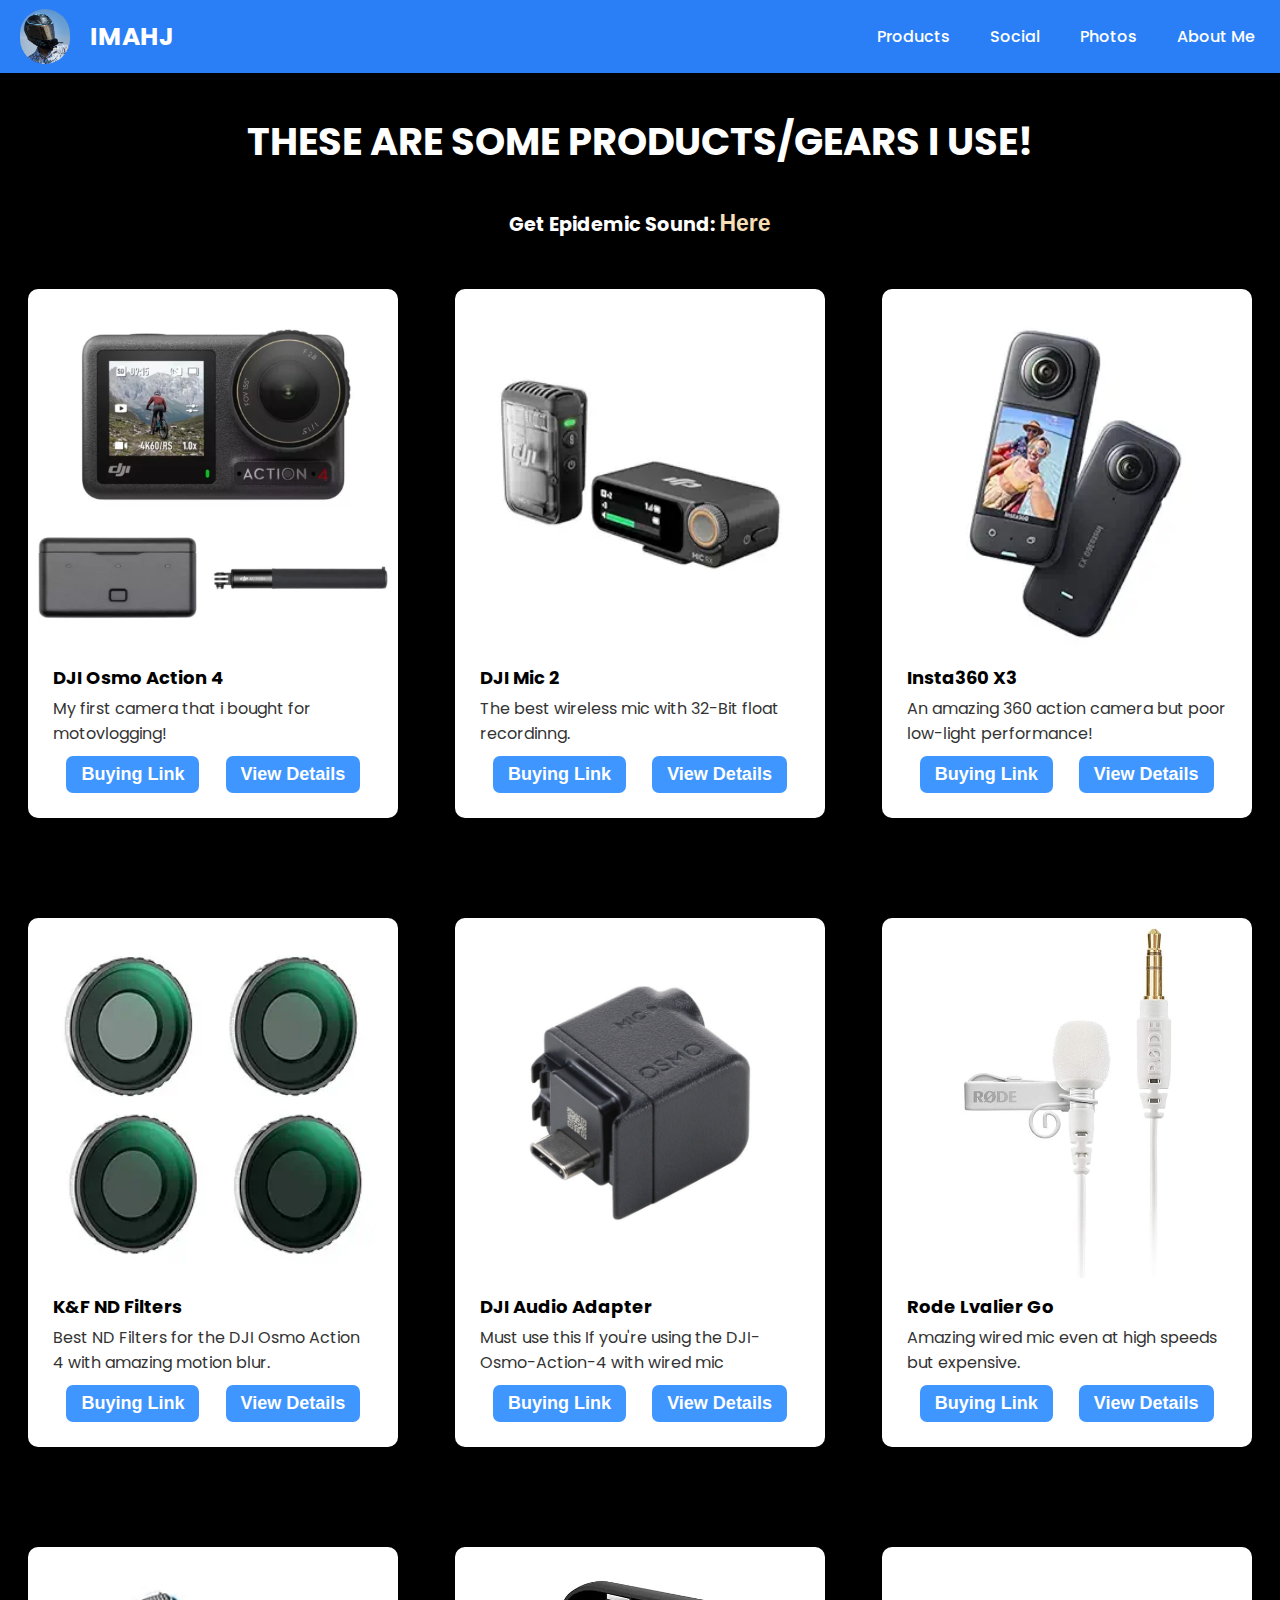
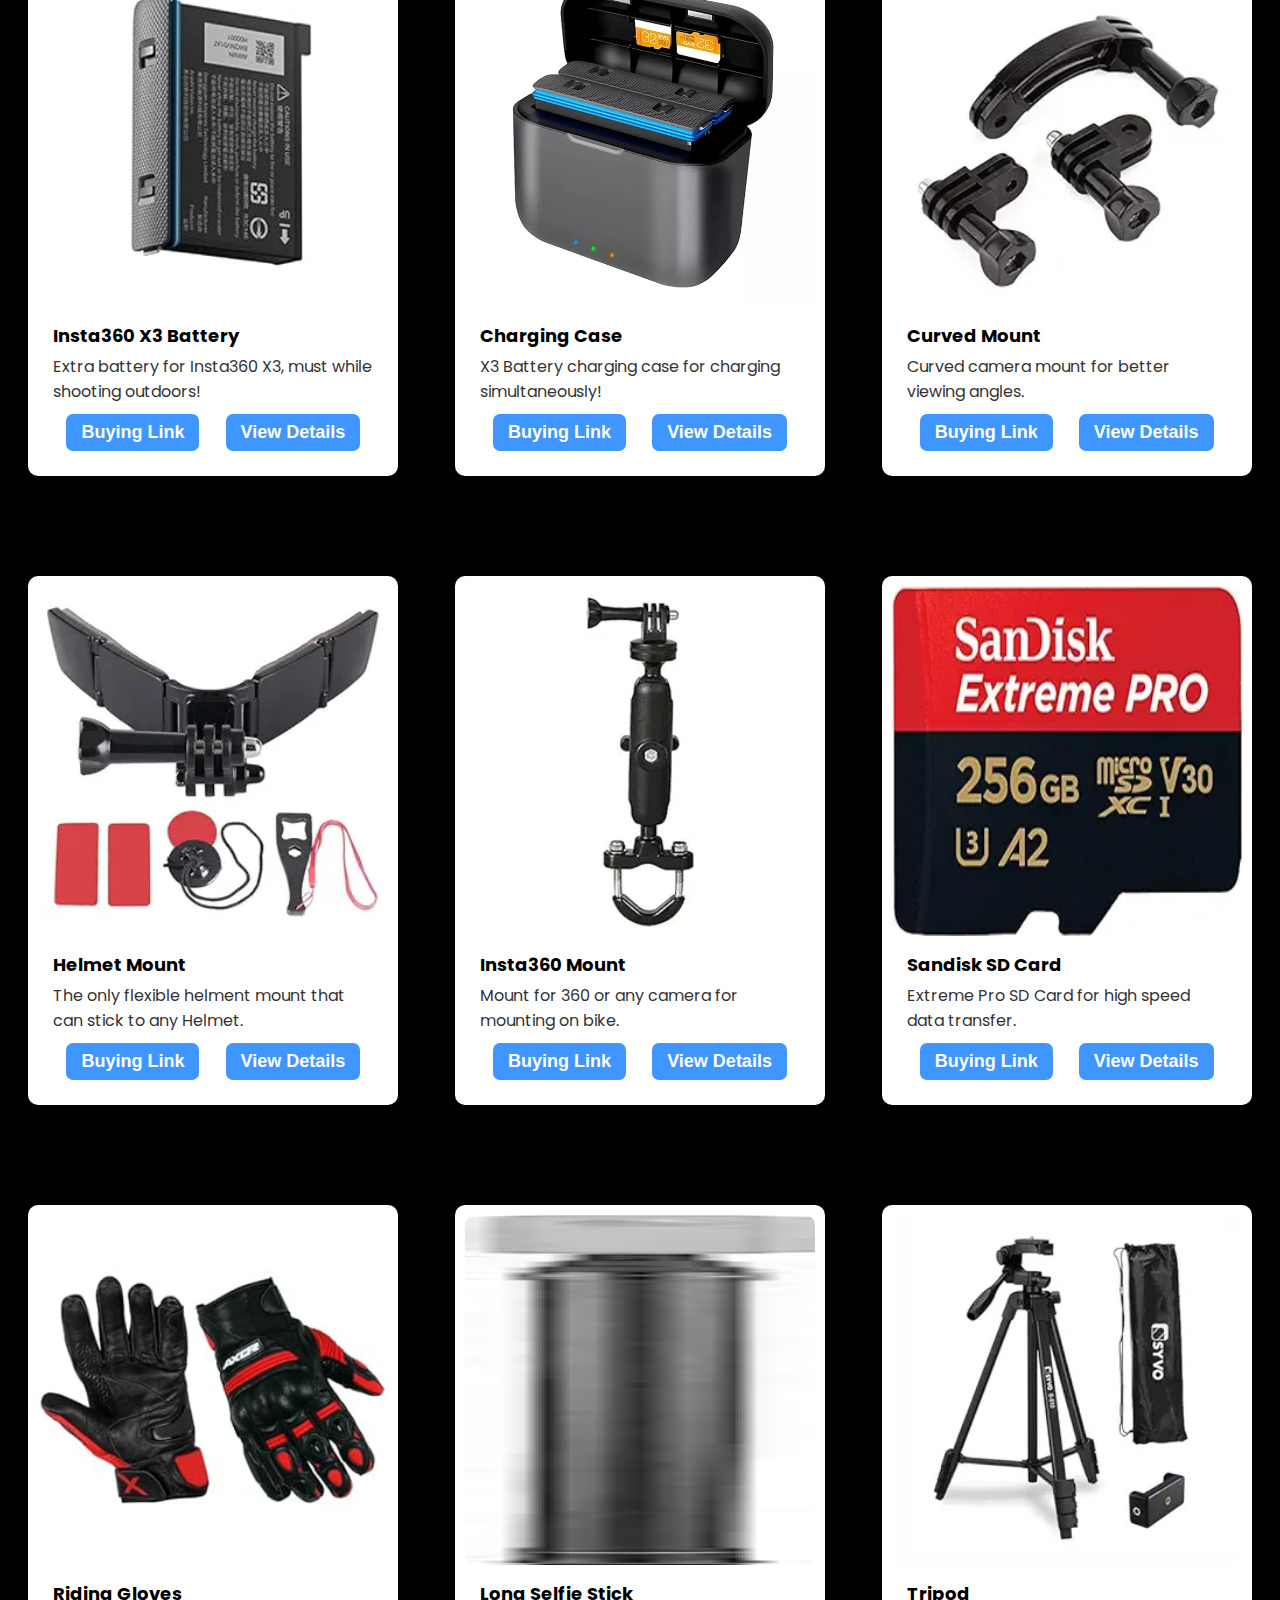
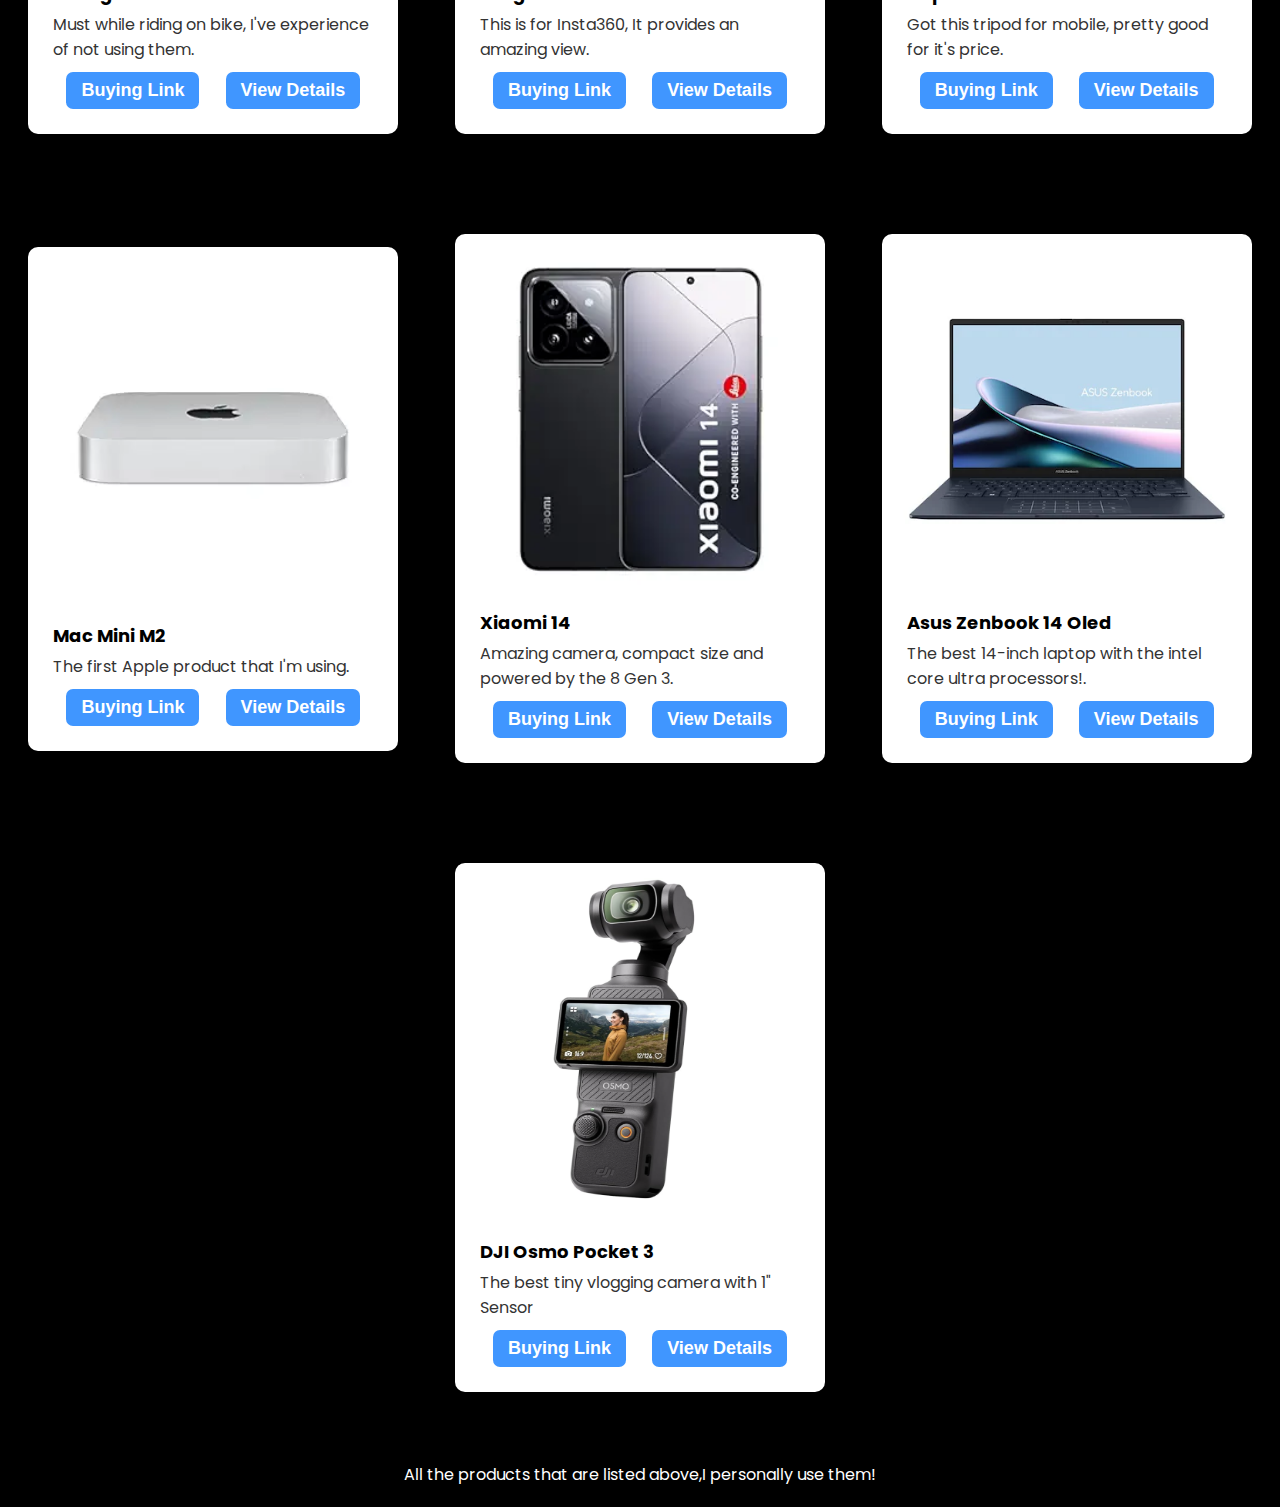
<file: products.html>
<!DOCTYPE html>
<html lang="en">
  <head>
    <meta charset="UTF-8" />
    <meta name="viewport" content="width=device-width, initial-scale=1.0" />
    <title>Products</title>
    <link rel="stylesheet" href="style.css" />
    <link rel="stylesheet" href="products.css" />
    <link rel="preconnect" href="https://fonts.googleapis.com" />
    <link rel="preconnect" href="https://fonts.gstatic.com" crossorigin />
    <link
      href="https://fonts.googleapis.com/css2?family=Poppins:ital,wght@0,100;0,200;0,300;0,400;0,500;0,600;0,700;0,800;0,900;1,100;1,200;1,300;1,400;1,500;1,600;1,700;1,800;1,900&display=swap"
      rel="stylesheet"
    />
  </head>

  <body>
    <div class="nav">
      <div class="nav1">
        <span class="logos">
          <img src="/IMG_20240401_112837.jpg" alt="" />
          <span class="logo"><a href="/index.html">IMAHJ</a></span>
        </span>
        <ul class="nav-menu">
          <li class="nav-item">
            <a class="nav-link" href="/products.html">Products</a>
          </li>
          <li class="nav-item">
            <a class="nav-link" href="/social.html">Social</a>
          </li>
          <li class="nav-item">
            <a class="nav-link" href="/photo.html">Photos</a>
          </li>
          <li class="nav-item">
            <a class="nav-link" href="/about.html">About Me</a>
          </li>
        </ul>
        <div class="hamburger">
          <span class="bar"></span>
          <span class="bar"></span>
          <span class="bar"></span>
        </div>
      </div>
    </div>

    <div class="main">
      <h1>THESE ARE SOME PRODUCTS/GEARS I USE!</h1>
    </div>
    <div class="epi">
      <span>Get Epidemic Sound:</span>
      <button><a href="https://share.epidemicsound.com/kj2wgd">Here</a></button>
    </div>
    <div class="cards">
      <div class="product-card">
        <img
          src="/Products Images/DJI-Osmo-Action-4-.webp"
          alt="Product name"
        />
        <div class="product-info">
          <h4>DJI Osmo Action 4</h4>
          <p>My first camera that i bought for motovlogging!</p>
          <div class="product-actions">
            <button>
              <a href="https://amzn.to/3TeWTGu " target="_blank">Buying Link</a>
            </button>
            <button>
              <a
                href="https://www.dji.com/global/osmo-action-4/specs"
                target="_blank"
              >
                View Details</a
              >
            </button>
          </div>
        </div>
      </div>
      <div class="product-card">
        <img src="/Products Images/DJI MIC 2.webp" alt="Product name" />
        <div class="product-info">
          <h4>DJI Mic 2</h4>
          <p>The best wireless mic with 32-Bit float recordinng.</p>
          <div class="product-actions">
            <button>
              <a href="https://amzn.to/4aLjSyc" target="_blank">Buying Link</a>
            </button>
            <button>
              <a href="https://www.dji.com/global/mic-2/specs" target="_blank"
                >View Details</a
              >
            </button>
          </div>
        </div>
      </div>
      <div class="product-card">
        <img src="/Products Images/Insta360 X3.webp" alt="Product name" />
        <div class="product-info">
          <h4>Insta360 X3</h4>
          <p>An amazing 360 action camera but poor low-light performance!</p>
          <div class="product-actions">
            <button>
              <a href="https://amzn.to/3X7bfuJ" target="_blank">Buying Link</a>
            </button>
            <button>
              <a
                href="https://www.insta360.com/product/insta360-x3#x3_specs"
                target="_blank"
              >
                View Details</a
              >
            </button>
          </div>
        </div>
      </div>
      <div class="product-card">
        <img src="/Products Images/ND Filters.webp" alt="Product name" />
        <div class="product-info">
          <h4>K&F ND Filters</h4>
          <p>
            Best ND Filters for the DJI Osmo Action 4 with amazing motion blur.
          </p>
          <div class="product-actions">
            <button>
              <a href="https://amzn.to/4aJaD1v" target="_blank">Buying Link</a>
            </button>
            <button>
              <a href="https://amzn.to/4aJaD1v" target="_blank">View Details</a>
            </button>
          </div>
        </div>
      </div>
      <div class="product-card">
        <img src="/Products Images/Audio Adapter.jpg" alt="Product name" />
        <div class="product-info">
          <h4>DJI Audio Adapter</h4>
          <p>
            Must use this If you're using the DJI-Osmo-Action-4 with wired mic
          </p>
          <div class="product-actions">
            <button>
              <a href="https://bit.ly/49H5Xty" target="_blank">Buying Link</a>
            </button>
            <button>
              <a href="https://bit.ly/49H5Xty" target="_blank">View Details</a>
            </button>
          </div>
        </div>
      </div>
      <div class="product-card">
        <img src="/Products Images/Rode MIc.jpg" alt="Product name" />
        <div class="product-info">
          <h4>Rode Lvalier Go</h4>
          <p>Amazing wired mic even at high speeds but expensive.</p>
          <div class="product-actions">
            <button>
              <a href="https://amzn.to/49WLOPw" target="_blank">Buying Link</a>
            </button>
            <button>
              <a
                href="https://rode.com/en/microphones/lavalier-wearable/lavalier-go?variant_sku=LAVGO#section-specs"
                target="_blank"
                >View Details</a
              >
            </button>
          </div>
        </div>
      </div>
      <div class="product-card">
        <img src="/Products Images/X3 Battery.jpg" alt="Product name" />
        <div class="product-info">
          <h4>Insta360 X3 Battery</h4>
          <p>Extra battery for Insta360 X3, must while shooting outdoors!</p>
          <div class="product-actions">
            <button>
              <a href="https://amzn.to/3x2Nj16" target="_blank">Buying Link</a>
            </button>
            <button>
              <a href="https://amzn.to/3x2Nj16" target="_blank">View Details</a>
            </button>
          </div>
        </div>
      </div>
      <div class="product-card">
        <img src="/Products Images/Charging case.jpg" alt="Product name" />
        <div class="product-info">
          <h4>Charging Case</h4>
          <p>X3 Battery charging case for charging simultaneously!</p>
          <div class="product-actions">
            <button>
              <a href="https://amzn.to/4e2Z0FB" target="_blank">Buying Link</a>
            </button>
            <button>
              <a href="https://amzn.to/4e2Z0FB" target="_blank">View Details</a>
            </button>
          </div>
        </div>
      </div>
      <div class="product-card">
        <img src="/Products Images/Camera Mount.webp" alt="Product name" />
        <div class="product-info">
          <h4>Curved Mount</h4>
          <p>Curved camera mount for better viewing angles.</p>
          <div class="product-actions">
            <button>
              <a href="https://amzn.to/4aUvSxL" target="_blank">Buying Link</a>
            </button>
            <button>
              <a href="https://amzn.to/4aUvSxL" target="_blank">View Details</a>
            </button>
          </div>
        </div>
      </div>
      <div class="product-card">
        <img src="/Products Images/Helmet Mount.webp" alt="Product name" />
        <div class="product-info">
          <h4>Helmet Mount</h4>
          <p>The only flexible helment mount that can stick to any Helmet.</p>
          <div class="product-actions">
            <button>
              <a href="https://amzn.to/49BOX7V " target="_blank">Buying Link</a>
            </button>
            <button>
              <a href="https://amzn.to/49BOX7V " target="_blank"
                >View Details</a
              >
            </button>
          </div>
        </div>
      </div>
      <div class="product-card">
        <img src="/Products Images/Insta mount.webp" alt="Product name" />
        <div class="product-info">
          <h4>Insta360 Mount</h4>
          <p>Mount for 360 or any camera for mounting on bike.</p>
          <div class="product-actions">
            <button>
              <a href="https://amzn.to/3R76fTe" target="_blank">Buying Link</a>
            </button>
            <button>
              <a href="https://amzn.to/3R76fTe" target="_blank">View Details</a>
            </button>
          </div>
        </div>
      </div>
      <div class="product-card">
        <img src="/Products Images/SD Card.webp" alt="Product name" />
        <div class="product-info">
          <h4>Sandisk SD Card</h4>
          <p>Extreme Pro SD Card for high speed data transfer.</p>
          <div class="product-actions">
            <button>
              <a href=" https://amzn.to/4401lfW" target="_blank">Buying Link</a>
            </button>
            <button>
              <a href=" https://amzn.to/4401lfW" target="_blank"
                >View Details</a
              >
            </button>
          </div>
        </div>
      </div>
      <div class="product-card">
        <img src="/Products Images/Riding Gloves.jpg" alt="Product name" />
        <div class="product-info">
          <h4>Riding Gloves</h4>
          <p>Must while riding on bike, I've experience of not using them.</p>
          <div class="product-actions">
            <button>
              <a href="https://amzn.to/3UkfocY" target="_blank">Buying Link</a>
            </button>
            <button>
              <a href="https://amzn.to/3UkfocY" target="_blank">View Details</a>
            </button>
          </div>
        </div>
      </div>
      <div class="product-card">
        <img src="/Products Images/Selfie for insta.webp" alt="Product name" />
        <div class="product-info">
          <h4>Long Selfie Stick</h4>
          <p>This is for Insta360, It provides an amazing view.</p>
          <div class="product-actions">
            <button>
              <a href=" https://amzn.to/4bFLnuz" target="_blank">
                Buying Link</a
              >
            </button>
            <button>
              <a href=" https://amzn.to/4bFLnuz" target="_blank">
                View Details</a
              >
            </button>
          </div>
        </div>
      </div>
      <div class="product-card">
        <img src="/Products Images/Tripod.webp" alt="Product name" />
        <div class="product-info">
          <h4>Tripod</h4>
          <p>Got this tripod for mobile, pretty good for it's price.</p>
          <div class="product-actions">
            <button>
              <a href="https://amzn.to/3yHdz1w" target="_blank">Buying Link</a>
            </button>
            <button>
              <a href="https://amzn.to/3yHdz1w" target="_blank">View Details</a>
            </button>
          </div>
        </div>
      </div>
      <div class="product-card">
        <img src="/Products Images/macmini.webp" alt="Product name" />
        <div class="product-info">
          <h4>Mac Mini M2</h4>
          <p>The first Apple product that I'm using.</p>
          <div class="product-actions">
            <button>
              <a href="https://amzn.to/4df6SCy" target="_blank">Buying Link</a>
            </button>
            <button>
              <a href="https://www.apple.com/in/mac-mini/specs/" target="_blank"
                >View Details</a
              >
            </button>
          </div>
        </div>
      </div>
      <div class="product-card">
        <img src="/Products Images/xiaomi 14.webp" alt="Product name" />
        <div class="product-info">
          <h4>Xiaomi 14</h4>
          <p>Amazing camera, compact size and powered by the 8 Gen 3.</p>
          <div class="product-actions">
            <button>
              <a href="https://amzn.to/4c0mEQK" target="_blank"> Buying Link</a>
            </button>
            <button>
              <a
                href="https://www.mi.com/global/product/xiaomi-14/specs"
                target="_blank"
              >
                View Details</a
              >
            </button>
          </div>
        </div>
      </div>
      <div class="product-card">
        <img src="/Products Images/ZEnbook 14.webp" alt="Product name" />
        <div class="product-info">
          <h4>Asus Zenbook 14 Oled</h4>
          <p>The best 14-inch laptop with the intel core ultra processors!.</p>
          <div class="product-actions">
            <button>
              <a href="https://amzn.to/4ddQX7s" target="_blank">Buying Link</a>
            </button>
            <button>
              <a
                href="https://www.asus.com/in/laptops/for-home/zenbook/asus-zenbook-14-oled-ux3405/techspec/"
                target="_blank"
                >View Details</a
              >
            </button>
          </div>
        </div>
      </div>
      <div class="product-card">
        <img src="/Products Images/P3.png" alt="Product name" />
        <div class="product-info">
          <h4>DJI Osmo Pocket 3</h4>
          <p>The best tiny vlogging camera with 1" Sensor</p>
          <div class="product-actions">
            <button>
              <a href="https://amzn.to/4fSkeqq" target="_blank">Buying Link</a>
            </button>
            <button>
              <a
                href="https://www.dji.com/global/osmo-pocket-3/specs"
                target="_blank"
                >View Details</a
              >
            </button>
          </div>
        </div>
      </div>
    </div>
    <div class="below">
      All the products that are listed above,I personally use them!
    </div>

    <script>
      const hamburger = document.querySelector(".hamburger");
      const navMenu = document.querySelector(".nav-menu");

      hamburger.addEventListener("click", mobileMenu);

      function mobileMenu() {
        hamburger.classList.toggle("active");
        navMenu.classList.toggle("active");
      }
      const navLink = document.querySelectorAll(".nav-link");

      navLink.forEach((n) => n.addEventListener("click", closeMenu));

      function closeMenu() {
        hamburger.classList.remove("active");
        navMenu.classList.remove("active");
      }
    </script>
  </body>
</html>
</file>
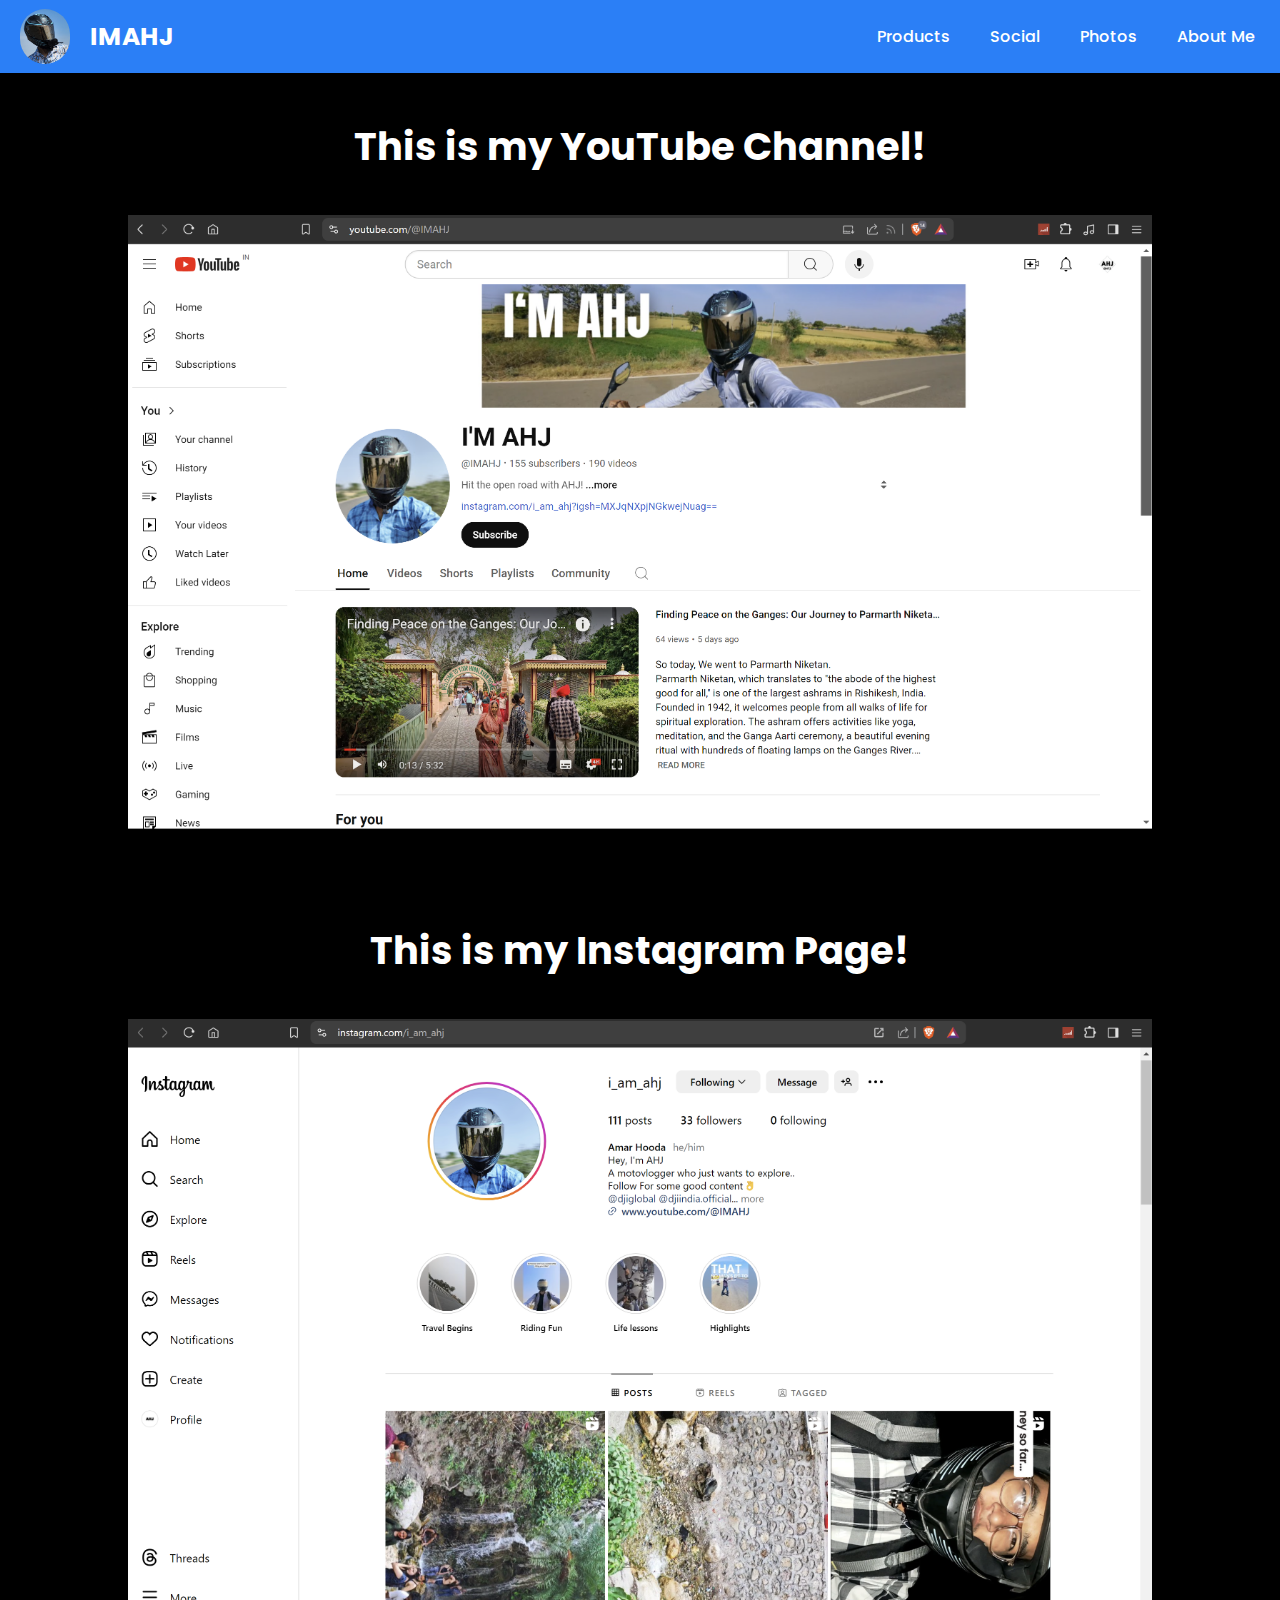
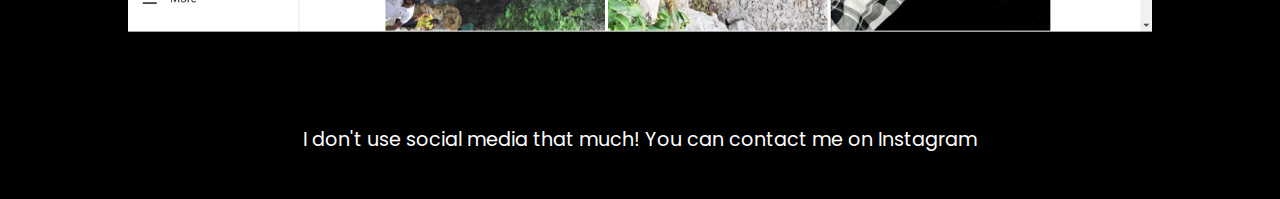
<file: social.html>
<!DOCTYPE html>
<html lang="en">
  <head>
    <meta charset="UTF-8" />
    <meta name="viewport" content="width=device-width, initial-scale=1.0" />
    <title>Social</title>
    <link rel="stylesheet" href="style.css" />
    <link rel="stylesheet" href="social.css" />
    <link rel="preconnect" href="https://fonts.googleapis.com" />
    <link rel="preconnect" href="https://fonts.gstatic.com" crossorigin />
    <link
      href="https://fonts.googleapis.com/css2?family=Poppins:ital,wght@0,100;0,200;0,300;0,400;0,500;0,600;0,700;0,800;0,900;1,100;1,200;1,300;1,400;1,500;1,600;1,700;1,800;1,900&display=swap"
      rel="stylesheet"
    />
  </head>

  <body>
    <div class="nav">
      <div class="nav1">
        <span class="logos">
          <img src="/IMG_20240401_112837.jpg" alt="" />
          <span class="logo"><a href="/index.html">IMAHJ</a></span>
        </span>
        <ul class="nav-menu">
          <li class="nav-item">
            <a class="nav-link" href="/products.html">Products</a>
          </li>
          <li class="nav-item">
            <a class="nav-link" href="/social.html">Social</a>
          </li>
          <li class="nav-item">
            <a class="nav-link" href="/photo.html">Photos</a>
          </li>
          <li class="nav-item">
            <a class="nav-link" href="/about.html">About Me</a>
          </li>
        </ul>
        <div class="hamburger">
          <span class="bar"></span>
          <span class="bar"></span>
          <span class="bar"></span>
        </div>
      </div>
    </div>

    <div class="main">
      <h1>This is my YouTube Channel!</h1>
      <a
        href="https://www.youtube.com/channel/UCQwox-ZZqwg5_7BiM82U1Ig"
        target="_blank"
        ><img src="/Random/Youtube.png" alt=""
      /></a>
    </div>
    <div class="main">
      <h1>This is my Instagram Page!</h1>
      <a href="https://www.instagram.com/i_am_ahj" target="_blank">
        <img src="/Random/Instagram.png" alt=""
      /></a>
    </div>
    <div class="main">
      I don't use social media that much! You can contact me on Instagram
    </div>

    <script>
      const hamburger = document.querySelector(".hamburger");
      const navMenu = document.querySelector(".nav-menu");

      hamburger.addEventListener("click", mobileMenu);

      function mobileMenu() {
        hamburger.classList.toggle("active");
        navMenu.classList.toggle("active");
      }
      const navLink = document.querySelectorAll(".nav-link");

      navLink.forEach((n) => n.addEventListener("click", closeMenu));

      function closeMenu() {
        hamburger.classList.remove("active");
        navMenu.classList.remove("active");
      }
    </script>
  </body>
</html>
</file>
<file: style.css>
* {
  padding: 0;
  margin: 0;
}
body {
  background-color: black;
}
.nav {
  padding: 5px;
  background-color: rgb(43, 127, 246);
  font-family: "Poppins", sans-serif;
  font-weight: 500;
  width: 100%;
}
.nav1 {
  display: flex;
  justify-content: space-between;
}

.nav1 img {
  width: 50px;
  border-radius: 56px;
  /* padding: 0px 20px; */
}
.logos {
  display: flex;
  align-items: center;
  margin: 4px 15px;
}
.logo {
  font-size: 25px;
  font-weight: 700;
  padding-left: 20px;
  transition: all 0.2s ease-in-out;
}
.logo:hover {
  color: rgb(223 255 217);
  transform: scale(1.09);
}
.logo a {
  text-decoration: none;
  color: rgb(255, 255, 255);
}
.nav ul {
  display: flex;
  justify-content: flex-end;
  margin: 10px;
  align-items: center;
}
.nav ul li {
  list-style: none;
  margin: 0px 10px;
  transition: all 0.2s ease-in-out;
  border-radius: 6px;
}
.nav ul li a {
  text-decoration: none;
  color: rgb(255, 255, 255);
  padding: 0px 10px;
}
.nav ul li:hover {
  transform: scale(1.2);
  background-color: rgb(56, 149, 255);
}
.container {
  display: flex;
}
.text {
  color: white;
  font-family: "Poppins", sans-serif;
  font-size: 170px;
  width: 50vw;
  font-weight: 800;
  margin: 20px 30px;
  text-align: center;
  filter: drop-shadow(5px -3px 5px rgb(255, 247, 247));
}
.container img {
  height: 700px;
  border-radius: 20px;
  margin: 80px 10px;
  border: 5px solid white;
  filter: drop-shadow(6px -3px 40px rgb(255, 255, 255));
}
@media only screen and (max-width: 800px)  {
  .container{
    flex-direction: column;
    width: 90vw;
    justify-content: center;
    margin: 10px 20px;
  }
  .container img{
    width: 90vw;
    height: auto;
  }
  .text{
    width: 100%;
  }
}

.hamburger {
  display: none;
}

.bar {
  display: block;
  width: 25px;
  height: 3px;
  margin: 5px auto;
  -webkit-transition: all 0.3s ease-in-out;
  transition: all 0.3s ease-in-out;
  background-color: #ffffff;
}
.nav-menu {
  display: flex;
  justify-content: space-between;
  align-items: center;
}

.nav-item {
  margin-left: 5rem;
}

.nav-link {
  font-weight: 500;
}


@media only screen and (max-width: 1050px) {
  .nav-menu {
    position: fixed;
    right: -120%;
    top: 5rem;
    flex-direction: column;
    background-color: #3c3c3c;
    width: 60%;
    border-radius: 10px;
    text-align: center;
    transition: 0.3s;
    box-shadow: 0 10px 27px rgba(0, 0, 0, 0.05);
    z-index: 10;
  }

  .nav-menu.active {
    right: 0;
  }

  .nav-item {
    margin: 2.5rem 0;
    padding: 15px;
  }

  .hamburger {
    display: inline;
    cursor: pointer;
    margin: 10px 20px;
  }
  .hamburger.active .bar:nth-child(2) {
    opacity: 0;
  }

  .hamburger.active .bar:nth-child(1) {
    transform: translateY(8px) rotate(45deg);
  }

  .hamburger.active .bar:nth-child(3) {
    transform: translateY(-8px) rotate(-45deg);
  }
}
</file>
<file: products.css>
.main{
  font-family: "Poppins", sans-serif;
  color: white;
  text-align: center;
  margin: 40px auto;
  font-size: larger;
}
.epi{
  font-family: "Poppins", sans-serif;
  color: white;
  text-align: center;
  font-size: larger;
  font-weight: 700;
}
.epi button{
  background-color: black;
  font-size: larger;
  font-weight: 700;
  border: none;
  border-radius: 5px;
  transition: all 0.2s ease-in-out;
}
.epi button:hover{
  transform: scale(1.2);
}
.epi button a{
  text-decoration: none;
  color: wheat;
}
.cards{
  display: flex;
  align-items: center;
  justify-content: space-around;
  flex-wrap: wrap;
  max-width: 100vw;
}
.product-card {
  font-family: "Poppins", sans-serif;
  display: flex;
  flex-direction: column;
  background-color: #fff;
  border-radius: 10px;
  margin: 50px 10px;
  width: 350px; /* Adjust width as needed */
  padding: 10px;
}

.product-card img {
  height: 350px;
  border-radius: 10px;
}

.product-info {
  padding: 15px;
}

.product-info h4 {
  margin-bottom: 5px;
  font-size: 18px;
}

.product-info p {
  margin-bottom: 10px;
  color: #333;
}

.product-actions {
  display: flex;
  justify-content: space-around;
}

.product-actions button {
  background-color: #4096ff; /* Green color */
  color: white;
  padding: 8px 15px;
  border: none;
  border-radius: 7px;
  cursor: pointer;
  transition: all 0.2s ease-in-out;
}
.product-actions button a {
 text-decoration: none;
 color: rgb(255, 255, 255);
 font-size: large;
 font-weight: 600;
}

.product-actions button:hover {
  background-color: #0658bc;
  transform: scale(1.1);
}
.below{
  color: white;
  font-family: "Poppins","sans-serif";
  text-align: center;
  padding: 20px;
}
</file>
<file: social.css>
.main{
  font-family: "Poppins", sans-serif;
  color: white;
  text-align: center;
  margin: 45px 20px;
  font-size: larger;
}
.main img{
  width: 80vw;
  margin: 40px 10px;
  transition: all 0.2s ease-in-out;
}
.main img:hover{
  transform: scale(1.07);
}
</file>
